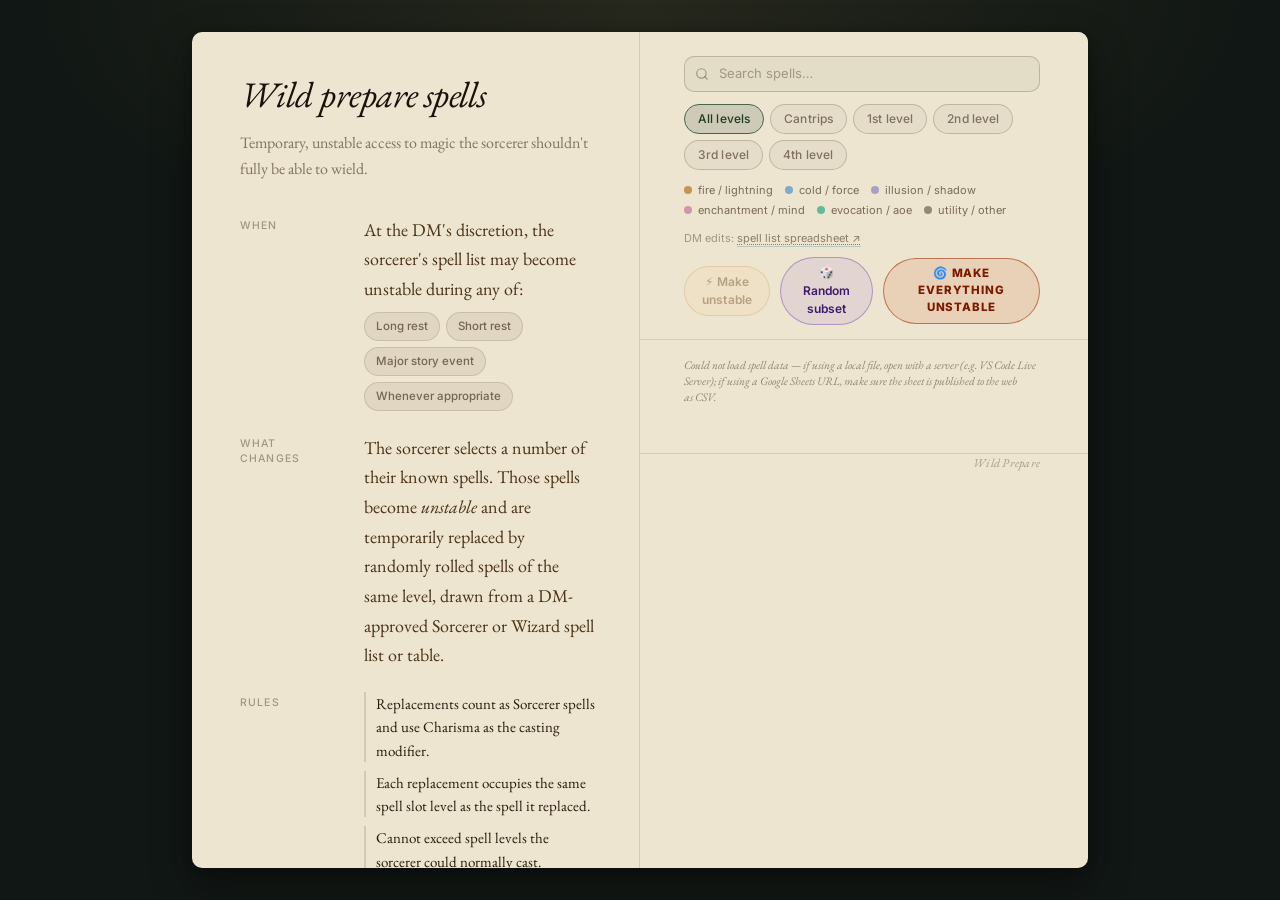
<file: index.html>
<!DOCTYPE html>
<html lang="en">
<head>
  <meta charset="UTF-8">
  <meta name="viewport" content="width=device-width, initial-scale=1.0">
  <title>Wild Prepare — Spells</title>
  <link rel="stylesheet" href="colors_and_type.css">
  <style>
    /* ── Override dark-mode tokens for parchment surface ── */
    :root { --fg-2: #4a3318; }

    /* ── Shell & page surface ── */
    html, body { height: 100%; }

    body {
      display: flex;
      justify-content: center;
      align-items: center;
      padding: 32px 24px;
      box-sizing: border-box;
      overflow: hidden;
      background:
        radial-gradient(ellipse 80% 50% at 50% 0%, color-mix(in oklab, var(--wax-1) 11%, transparent), transparent 60%),
        var(--bg);
    }

    .journal-page {
      display: grid;
      grid-template-columns: 1fr 1fr;
      width: 70vw;
      height: calc(100vh - 64px);
      overflow: hidden;
      background: #ede5d0;
      border-radius: 10px;
      box-shadow:
        0 2px 8px rgba(0,0,0,0.28),
        0 16px 40px rgba(0,0,0,0.35);
    }

    /* ── Page header ── */
    .page-eyebrow {
      font-family: var(--font-sans);
      font-size: 11px;
      font-weight: 500;
      letter-spacing: 0.14em;
      text-transform: uppercase;
      color: rgba(60, 40, 22, 0.52);
      margin-bottom: 10px;
    }

    .page-title {
      font-family: var(--font-serif);
      font-weight: 400;
      font-style: italic;
      font-size: 36px;
      line-height: 1.05;
      letter-spacing: -0.015em;
      color: #1a120a;
      margin: 0 0 6px;
    }

    .page-subtitle {
      font-family: var(--font-serif);
      font-size: 16px;
      color: rgba(60, 40, 22, 0.6);
      margin-bottom: 0;
    }

    /* ── Color legend ── */
    .color-legend {
      display: flex;
      flex-wrap: wrap;
      gap: 4px 12px;
      margin-bottom: 0;
    }

    .legend-item {
      display: flex;
      align-items: center;
      gap: 6px;
      font-family: var(--font-sans);
      font-size: 11px;
      color: rgba(60, 40, 22, 0.65);
    }

    .legend-dot {
      width: 8px;
      height: 8px;
      border-radius: 50%;
      flex-shrink: 0;
      opacity: 0.8;
    }

    /* ── Screen-reader only ── */
    .sr-only {
      position: absolute;
      width: 1px; height: 1px;
      padding: 0; margin: -1px;
      overflow: hidden;
      clip: rect(0,0,0,0);
      white-space: nowrap;
      border: 0;
    }

    /* ── Search ── */
    .search-wrap {
      position: relative;
      margin-bottom: 12px;
    }

    .search-wrap svg {
      position: absolute;
      left: 11px;
      top: 50%;
      transform: translateY(-50%);
      color: rgba(60, 40, 22, 0.4);
      pointer-events: none;
    }

    .search-input {
      width: 100%;
      font-family: var(--font-sans);
      font-size: 13px;
      padding: 7px 12px 7px 34px;
      border-radius: var(--r-3);
      border: 1px solid rgba(60, 40, 22, 0.22);
      background: rgba(0, 0, 0, 0.04);
      color: #1a120a;
      outline: none;
      transition: border-color 150ms, box-shadow 150ms;
      box-sizing: border-box;
    }

    .search-input::placeholder { color: rgba(60, 40, 22, 0.38); }

    .search-input:focus {
      border-color: rgba(60, 40, 22, 0.45);
      box-shadow: 0 0 0 3px rgba(60, 40, 22, 0.08);
    }

    /* Highlight matched text */
    mark {
      background: rgba(216, 180, 106, 0.45);
      color: inherit;
      border-radius: 2px;
      padding: 0 1px;
    }

    .no-results {
      font-family: var(--font-serif);
      font-style: italic;
      font-size: 14px;
      color: rgba(60, 40, 22, 0.45);
      padding: 18px 0 6px;
    }

    /* ── Filter bar ── */
    .filter-bar {
      display: flex;
      gap: 6px;
      flex-wrap: wrap;
      border: 0;
      padding: 0;
      margin: 0 0 12px;
    }

    .filter-btn {
      font-family: var(--font-sans);
      font-size: 12px;
      font-weight: 500;
      padding: 5px 13px;
      border-radius: var(--r-pill);
      border: 1px solid rgba(60, 40, 22, 0.22);
      background: rgba(0, 0, 0, 0.03);
      color: rgba(60, 40, 22, 0.6);
      cursor: pointer;
      transition: background 200ms var(--ease-out), color 200ms var(--ease-out), border-color 200ms var(--ease-out);
      letter-spacing: 0.01em;
    }

    .filter-btn:hover {
      background: rgba(60, 40, 22, 0.07);
      color: rgba(60, 40, 22, 0.85);
      border-color: rgba(60, 40, 22, 0.35);
    }

    .filter-btn.active {
      background: color-mix(in oklab, var(--moss-3) 20%, transparent);
      color: #1f3a24;
      border-color: var(--moss-3);
    }

    .filter-btn:active { transform: scale(0.985); }

    /* ── Section (level) ── */
    .section-wrap { margin-bottom: 0; }
    .section-wrap + .section-wrap { margin-top: 6px; }

    .level-header {
      font-family: var(--font-sans);
      font-size: 10.5px;
      font-weight: 500;
      letter-spacing: 0.13em;
      text-transform: uppercase;
      color: rgba(60, 40, 22, 0.50);
      padding: 18px 0 8px;
      border-bottom: 0.5px solid rgba(60, 40, 22, 0.18);
      margin-bottom: 0;
    }

    /* ── Table ── */
    table {
      width: 100%;
      border-collapse: collapse;
      table-layout: fixed;
    }

    thead th {
      font-family: var(--font-sans);
      font-size: 10.5px;
      font-weight: 500;
      text-transform: uppercase;
      letter-spacing: 0.09em;
      color: rgba(60, 40, 22, 0.45);
      padding: 8px 8px;
      border-bottom: 0.5px solid rgba(60, 40, 22, 0.18);
      text-align: left;
    }

    th.col-orig { width: 26%; }
    th.col-alts { width: 74%; }

    tr:not(:last-child) td {
      border-bottom: 0.5px solid rgba(60, 40, 22, 0.12);
    }

    td {
      padding: 10px 8px;
      vertical-align: middle;
    }

    /* ── Spell name & badges ── */
    .spell-name {
      font-family: var(--font-serif);
      font-size: 15px;
      font-weight: 500;
      color: #1a120a;
      line-height: 1.3;
    }

    .spell-badge {
      display: inline-block;
      font-family: var(--font-sans);
      font-size: 9.5px;
      font-weight: 600;
      padding: 1px 5px;
      border-radius: 3px;
      margin-left: 5px;
      vertical-align: middle;
      letter-spacing: 0.05em;
    }

    .badge-p { background: rgba(216,180,106,0.28); color: #5a4520; border: 0.5px solid rgba(216,180,106,0.6); }
    .badge-r { background: rgba(107,138,115,0.20); color: #2c4a32; border: 0.5px solid rgba(107,138,115,0.45); }
    .badge-dup { background: rgba(60,40,22,0.10); color: rgba(60,40,22,0.60); font-size: 9px; border: 0.5px solid rgba(60,40,22,0.22); }

    /* ── Alt spell pills ── */
    .alts {
      display: flex;
      flex-wrap: wrap;
      gap: 5px;
    }

    .alt-pill {
      display: inline-flex;
      align-items: center;
      gap: 4px;
      font-family: var(--font-sans);
      font-size: 11.5px;
      padding: 3px 9px;
      border-radius: var(--r-pill);
      border: 0.5px solid rgba(60, 40, 22, 0.22);
      color: rgba(60, 40, 22, 0.68);
      background: rgba(0, 0, 0, 0.04);
      white-space: nowrap;
      transition: background 150ms var(--ease-out);
    }

    .alt-pill:hover { background: rgba(0, 0, 0, 0.08); }

    /* Theme tints — adjusted for warm parchment */
    .alt-pill.theme-fire   { border-color: rgba(191,128,50,0.55); color: #633806; background: rgba(250,214,160,0.42); }
    .alt-pill.theme-ice    { border-color: rgba(100,155,200,0.55); color: #0e3a62; background: rgba(200,225,248,0.40); }
    .alt-pill.theme-shadow { border-color: rgba(150,145,195,0.50); color: #38307a; background: rgba(210,208,245,0.38); }
    .alt-pill.theme-mind   { border-color: rgba(200,130,165,0.50); color: #6a1f3a; background: rgba(245,210,225,0.40); }
    .alt-pill.theme-aoe    { border-color: rgba(70,175,140,0.50); color: #084534; background: rgba(195,238,220,0.42); }
    .alt-pill.theme-utility{ border-color: rgba(130,115,90,0.40); color: rgba(60,40,22,0.70); background: rgba(60,40,22,0.06); }

    /* ── Prob hover label (overlays pills on bar hover, no layout shift) ── */
    .alts-hover-wrap {
      position: relative;
    }
    .prob-hover-label {
      display: none;
      position: absolute;
      inset: 0;
      flex-wrap: wrap;
      gap: 5px;
      background: #ede5d0;
      align-content: flex-start;
    }

    /* ── d100 probability bar ── */
    .prob-bar-wrap { margin-top: 6px; }
    .prob-bar {
      display: flex;
      height: 22px;
      border-radius: var(--r-pill);
      overflow: hidden;
      gap: 1px;
    }
    .prob-seg {
      flex-basis: 0;
      height: 100%;
      opacity: 0.72;
      cursor: default;
      transition: opacity 120ms var(--ease-out);
      display: flex;
      align-items: center;
      padding: 0 6px;
      overflow: hidden;
      font-family: var(--font-sans);
      font-size: 9.5px;
      font-weight: 500;
      letter-spacing: 0.01em;
      white-space: nowrap;
      color: rgba(255,255,255,0.88);
    }
    .prob-seg:first-child { border-radius: var(--r-pill) 0 0 var(--r-pill); }
    .prob-seg:last-child  { border-radius: 0 var(--r-pill) var(--r-pill) 0; }
    .prob-bar:hover .prob-seg { opacity: 0.35; }
    .prob-bar:hover .prob-seg:hover { opacity: 1; }
    .prob-seg.theme-fire    { background: rgba(191,128,50,0.85); }
    .prob-seg.theme-ice     { background: rgba(100,155,200,0.85); }
    .prob-seg.theme-shadow  { background: rgba(150,145,195,0.85); }
    .prob-seg.theme-mind    { background: rgba(200,130,165,0.85); }
    .prob-seg.theme-aoe     { background: rgba(70,175,140,0.85); }
    .prob-seg.theme-utility { background: rgba(130,115,90,0.70); }

    /* ── Row note ── */
    .note {
      font-family: var(--font-serif);
      font-style: italic;
      font-size: 11.5px;
      color: rgba(60, 40, 22, 0.50);
      margin-top: 5px;
      line-height: 1.4;
    }

    /* ── Page folio ── */
    .folio {
      text-align: right;
      font-family: var(--font-serif);
      font-style: italic;
      font-size: 12px;
      color: rgba(60, 40, 22, 0.38);
      letter-spacing: 0.02em;
      margin-top: 36px;
      padding-top: 12px;
      border-top: 0.5px solid rgba(60, 40, 22, 0.14);
    }

    /* ── Two-column spellbook layout ── */
    .mechanic-section {
      padding: 44px 44px 44px 48px;
      border-right: 1px solid rgba(60, 40, 22, 0.14);
      overflow-y: auto;
      overscroll-behavior: contain;
      scrollbar-width: thin;
      scrollbar-color: rgba(60, 40, 22, 0.2) transparent;
    }

    .spells-section {
      padding: 0 0 44px;
      overflow-y: auto;
      overscroll-behavior: contain;
      scrollbar-width: thin;
      scrollbar-color: rgba(60, 40, 22, 0.2) transparent;
    }

    .controls-bar {
      position: sticky;
      top: 0;
      z-index: 2;
      background: #ede5d0;
      padding: 24px 48px 14px 44px;
      border-bottom: 1px solid rgba(60, 40, 22, 0.12);
    }

    /* push table content away from controls */
    #tables-root, .folio { padding: 0 48px 0 44px; }

    /* ── Mechanic description ── */
    .mechanic-grid {
      display: grid;
      grid-template-columns: 96px 1fr;
      gap: 22px 28px;
      margin-top: 32px;
    }

    .mg-label {
      font-family: var(--font-sans);
      font-size: 10.5px;
      font-weight: 500;
      letter-spacing: 0.11em;
      text-transform: uppercase;
      color: rgba(60, 40, 22, 0.42);
      padding-top: 3px;
    }

    .mg-value {
      font-family: var(--font-serif);
      font-size: 15px;
      color: #2a1a0e;
      line-height: 1.65;
    }

    .mg-value p { margin: 0; }
    .mg-value p + p { margin-top: 6px; }

    .trigger-chips {
      display: flex;
      flex-wrap: wrap;
      gap: 6px;
      margin-top: 8px;
    }

    .trigger-chip {
      font-family: var(--font-sans);
      font-size: 11.5px;
      font-weight: 500;
      padding: 4px 11px;
      border-radius: var(--r-pill);
      background: rgba(60, 40, 22, 0.07);
      color: rgba(60, 40, 22, 0.65);
      border: 1px solid rgba(60, 40, 22, 0.14);
    }

    .rules-list {
      list-style: none;
      padding: 0;
      margin: 0;
      display: flex;
      flex-direction: column;
      gap: 9px;
    }

    .rules-list li {
      font-family: var(--font-serif);
      font-size: 15px;
      color: #2a1a0e;
      line-height: 1.55;
      padding-left: 10px;
      border-left: 2px solid rgba(60, 40, 22, 0.15);
    }

    .mechanic-intent {
      margin: 30px 0 0;
      padding: 14px 18px;
      background: rgba(60, 40, 22, 0.05);
      border-left: 2px solid rgba(107, 138, 115, 0.55);
      border-radius: 0 6px 6px 0;
      font-family: var(--font-serif);
      font-style: italic;
      font-size: 14px;
      color: rgba(60, 40, 22, 0.6);
      line-height: 1.65;
    }

    /* ── Settle entrance ── */
    .journal-page { animation: settle 480ms var(--ease-settle) both; }

    /* ── Responsive ── */
    @media (max-width: 760px) {
      html, body { height: auto; overflow: auto; }
      body { align-items: flex-start; padding: 16px 12px 48px; }
      .journal-page {
        grid-template-columns: 1fr;
        width: 100%;
        height: auto;
        overflow: visible;
      }
      .mechanic-section {
        border-right: none;
        border-bottom: 1px solid rgba(60, 40, 22, 0.14);
        padding: 32px 24px;
        overflow: visible;
      }
      .spells-section { padding: 0 0 36px; overflow: visible; }
      .controls-bar { position: static; padding: 24px 24px 14px; }
      #tables-root, .folio { padding: 0 24px; }
      .page-title { font-size: 28px; }
      .mechanic-grid { grid-template-columns: 1fr; gap: 16px; }
      .mg-label { padding-top: 0; }
    }

    /* ── Loader ── */
    .loader {
      display: flex;
      align-items: center;
      gap: 10px;
      padding: 20px 0;
      font-family: var(--font-sans);
      font-size: 12px;
      letter-spacing: 0.06em;
      text-transform: uppercase;
      color: rgba(60, 40, 22, 0.4);
    }

    .loader-ring {
      width: 16px;
      height: 16px;
      border: 2px solid rgba(60, 40, 22, 0.15);
      border-top-color: rgba(60, 40, 22, 0.45);
      border-radius: 50%;
      animation: spin 0.7s linear infinite;
      flex-shrink: 0;
    }

    @keyframes spin { to { transform: rotate(360deg); } }

    /* ── DM note ── */
    .dm-note {
      margin: 10px 0 0;
      font-family: var(--font-sans);
      font-size: 11px;
      color: rgba(60, 40, 22, 0.42);
    }

    .dm-note a {
      color: rgba(60, 40, 22, 0.55);
      text-decoration: underline;
      text-decoration-style: dotted;
      text-underline-offset: 2px;
    }

    .dm-note a:hover { color: rgba(60, 40, 22, 0.85); text-decoration-style: solid; }

    /* ── Unstable feature ── */
    .unstable-bar {
      display: flex;
      align-items: center;
      gap: 10px;
      margin-top: 10px;
    }

    .btn-make-unstable {
      font-family: var(--font-sans);
      font-size: 12px;
      font-weight: 600;
      padding: 6px 14px;
      border-radius: var(--r-pill);
      border: 1px solid rgba(191, 128, 50, 0.65);
      background: rgba(250, 214, 160, 0.5);
      color: #5a3600;
      cursor: pointer;
      letter-spacing: 0.01em;
      transition: background 150ms var(--ease-out), opacity 150ms;
    }

    .btn-make-unstable:hover:not(:disabled) {
      background: rgba(250, 214, 160, 0.75);
    }

    .btn-make-unstable:active:not(:disabled) { transform: scale(0.985); }

    .btn-make-unstable.is-casting {
      animation: chaos-shake 600ms var(--ease-out);
    }

    .btn-make-unstable:disabled {
      opacity: 0.38;
      cursor: default;
    }

    .btn-subset-unstable {
      font-family: var(--font-sans);
      font-size: 12px;
      font-weight: 600;
      padding: 6px 14px;
      border-radius: var(--r-pill);
      border: 1px solid rgba(120, 80, 180, 0.5);
      background: rgba(150, 100, 220, 0.12);
      color: #3d1a6e;
      cursor: pointer;
      letter-spacing: 0.01em;
      transition: background 150ms var(--ease-out);
    }

    .btn-subset-unstable:hover {
      background: rgba(150, 100, 220, 0.22);
    }

    .btn-subset-unstable:active { transform: scale(0.985); }

    .btn-subset-unstable.is-casting {
      animation: chaos-shake 600ms var(--ease-out);
    }

    .btn-really-unstable {
      font-family: var(--font-sans);
      font-size: 11.5px;
      font-weight: 800;
      letter-spacing: 0.07em;
      text-transform: uppercase;
      padding: 6px 14px;
      border-radius: var(--r-pill);
      border: 1px solid rgba(160, 50, 10, 0.6);
      background: rgba(210, 80, 20, 0.13);
      color: #7a1a00;
      cursor: pointer;
      transition: background 150ms var(--ease-out);
    }

    .btn-really-unstable:hover {
      background: rgba(210, 80, 20, 0.24);
    }

    .btn-really-unstable:active { transform: scale(0.985); }

    .btn-really-unstable.is-casting {
      animation: chaos-shake 600ms var(--ease-out);
    }

    .btn-reset-all {
      font-family: var(--font-sans);
      font-size: 11.5px;
      padding: 5px 12px;
      border-radius: var(--r-pill);
      border: 1px solid rgba(60, 40, 22, 0.2);
      background: transparent;
      color: rgba(60, 40, 22, 0.55);
      cursor: pointer;
      transition: color 150ms, border-color 150ms;
    }

    .btn-reset-all:hover {
      color: rgba(60, 40, 22, 0.85);
      border-color: rgba(60, 40, 22, 0.4);
    }

    /* Checkbox column */
    th.col-check { width: 3%; }

    /* Spell name row wrapper (checkbox + name) */
    .spell-name-row {
      display: flex;
      align-items: flex-start;
      gap: 8px;
    }

    /* Parchment-style checkbox */
    .spell-select {
      margin-top: 3px;
      flex-shrink: 0;
      width: 13px;
      height: 13px;
      accent-color: #bf8032;
      cursor: pointer;
    }

    .spell-select:disabled { opacity: 0.3; cursor: default; }

    /* Row tint when unstable */
    .row--unstable td { background: rgba(216, 180, 106, 0.09); }
    .row--flash td { animation: unstable-flash 1400ms var(--ease-out) calc(var(--stagger-i, 0) * 100ms) both; }

    /* Original spell name when overridden */
    .spell-name.is-unstable {
      text-decoration: line-through;
      opacity: 0.42;
    }
    .row--flash .spell-name.is-unstable {
      animation: name-fade 500ms var(--ease-out) calc(var(--stagger-i, 0) * 100ms) both;
    }

    /* Replacement display */
    .unstable-slot {
      display: flex;
      align-items: center;
      gap: 6px;
      margin-top: 6px;
    }
    .row--flash .unstable-slot {
      animation: slot-in 520ms var(--ease-settle) calc(var(--stagger-i, 0) * 100ms + 120ms) both;
    }

    .unstable-arrow {
      font-family: var(--font-serif);
      font-size: 14px;
      color: rgba(175, 130, 30, 0.65);
      flex-shrink: 0;
    }

    .replacement-pill {
      font-family: var(--font-sans);
      font-size: 12.5px;
      font-weight: 600;
      padding: 3px 10px;
      border-radius: var(--r-pill);
      border: 1px solid rgba(191, 128, 50, 0.6);
      background: rgba(250, 214, 160, 0.5);
      color: #5a3600;
      white-space: nowrap;
    }

    /* Theme overrides for replacement pill (inherits theme color context) */
    .replacement-pill.theme-ice    { border-color: rgba(100,155,200,0.55); color: #0e3a62; background: rgba(200,225,248,0.50); }
    .replacement-pill.theme-shadow { border-color: rgba(150,145,195,0.50); color: #38307a; background: rgba(210,208,245,0.48); }
    .replacement-pill.theme-mind   { border-color: rgba(200,130,165,0.50); color: #6a1f3a; background: rgba(245,210,225,0.50); }
    .replacement-pill.theme-aoe    { border-color: rgba(70,175,140,0.50);  color: #084534; background: rgba(195,238,220,0.52); }
    .replacement-pill.theme-utility{ border-color: rgba(130,115,90,0.45);  color: rgba(60,40,22,0.75); background: rgba(60,40,22,0.09); }

    /* ── d100 roll badge ── */
    .roll-badge {
      font-family: var(--font-mono);
      font-size: 10px;
      font-weight: 500;
      padding: 1px 6px;
      border-radius: var(--r-pill);
      background: rgba(60,40,22,0.07);
      border: 0.5px solid rgba(60,40,22,0.20);
      color: rgba(60,40,22,0.55);
      letter-spacing: 0.04em;
      white-space: nowrap;
    }

    /* Per-row reset button */
    .btn-reset-spell {
      font-family: var(--font-serif);
      font-size: 13px;
      line-height: 1;
      padding: 0 4px;
      border: none;
      background: none;
      color: rgba(60, 40, 22, 0.35);
      cursor: pointer;
      transition: color 120ms;
    }

    .btn-reset-spell:hover { color: rgba(60, 40, 22, 0.75); }

    @keyframes chaos-shake {
      0%   { transform: none; }
      15%  { transform: translateX(-4px) rotate(-1.5deg); }
      30%  { transform: translateX(4px)  rotate( 1.5deg); }
      45%  { transform: translateX(-3px) rotate(-1deg); }
      60%  { transform: translateX( 3px) rotate( 0.8deg); }
      75%  { transform: translateX(-2px) rotate(-0.4deg); }
      90%  { transform: translateX( 1px) rotate( 0.2deg); }
      100% { transform: none; }
    }

    @keyframes unstable-flash {
      0%   { background: rgba(216, 180, 106, 0.55); }
      100% { background: rgba(216, 180, 106, 0.09); }
    }

    @keyframes slot-in {
      from { opacity: 0; transform: translateY(-7px); }
      to   { opacity: 1; transform: translateY(0); }
    }

    @keyframes name-fade {
      from { opacity: 1; }
      to   { opacity: 0.42; }
    }
  </style>
</head>
<body>

<main class="journal-page" role="main">

  <!-- ── Section 1: Mechanic description ── -->
  <section class="mechanic-section" aria-labelledby="mechanic-title">

    <h1 class="page-title" id="mechanic-title">Wild prepare spells</h1>
    <p class="page-subtitle">Temporary, unstable access to magic the sorcerer shouldn't fully be able to wield.</p>

    <div class="mechanic-grid">

      <div class="mg-label">When</div>
      <div class="mg-value">
        <p>At the DM's discretion, the sorcerer's spell list may become unstable during any of:</p>
        <div class="trigger-chips">
          <span class="trigger-chip">Long rest</span>
          <span class="trigger-chip">Short rest</span>
          <span class="trigger-chip">Major story event</span>
          <span class="trigger-chip">Whenever appropriate</span>
        </div>
      </div>

      <div class="mg-label">What changes</div>
      <div class="mg-value">
        <p>The sorcerer selects a number of their known spells. Those spells become <em>unstable</em> and are temporarily replaced by randomly rolled spells of the same level, drawn from a DM-approved Sorcerer or Wizard spell list or table.</p>
      </div>

      <div class="mg-label">Rules</div>
      <div class="mg-value">
        <ul class="rules-list">
          <li>Replacements count as Sorcerer spells and use Charisma as the casting modifier.</li>
          <li>Each replacement occupies the same spell slot level as the spell it replaced.</li>
          <li>Cannot exceed spell levels the sorcerer could normally cast.</li>
          <li>Temporary — may change again after future rests or magical events.</li>
        </ul>
      </div>

    </div>

    <blockquote class="mechanic-intent">
      The intent is not controlled optimization, but unstable access to magic the sorcerer should not fully be able to wield.
    </blockquote>

  </section>

  <!-- ── Section 2: Spell reference table ── -->
  <section class="spells-section" aria-labelledby="spells-title">

    <h2 class="sr-only" id="spells-title">Known spells — wild replacement options</h2>

    <div class="controls-bar">
      <div class="search-wrap">
        <svg width="14" height="14" viewBox="0 0 24 24" fill="none" stroke="currentColor" stroke-width="2" stroke-linecap="round" stroke-linejoin="round" aria-hidden="true"><circle cx="11" cy="11" r="8"/><line x1="21" y1="21" x2="16.65" y2="16.65"/></svg>
        <input class="search-input" id="searchInput" type="search" placeholder="Search spells…" autocomplete="off" spellcheck="false">
      </div>

      <fieldset class="filter-bar" id="filterBar">
        <legend class="sr-only">Filter by spell level</legend>
        <button class="filter-btn active" data-level="all">All levels</button>
        <button class="filter-btn" data-level="cantrip">Cantrips</button>
        <button class="filter-btn" data-level="1">1st level</button>
        <button class="filter-btn" data-level="2">2nd level</button>
        <button class="filter-btn" data-level="3">3rd level</button>
        <button class="filter-btn" data-level="4">4th level</button>
      </fieldset>

      <div class="color-legend" aria-label="Spell school colour key">
        <div class="legend-item"><div class="legend-dot" style="background:#bf8032"></div>fire / lightning</div>
        <div class="legend-item"><div class="legend-dot" style="background:#649bc8"></div>cold / force</div>
        <div class="legend-item"><div class="legend-dot" style="background:#9691c3"></div>illusion / shadow</div>
        <div class="legend-item"><div class="legend-dot" style="background:#c882a5"></div>enchantment / mind</div>
        <div class="legend-item"><div class="legend-dot" style="background:#46af8c"></div>evocation / aoe</div>
        <div class="legend-item"><div class="legend-dot" style="background:#82735a"></div>utility / other</div>
      </div>

      <p class="dm-note">
        DM edits: <a href="https://docs.google.com/spreadsheets/d/10utMfP_t3T11Hq3x0ftySwmi1loywdVH-_nVUEkz2_s/edit?gid=1541159395#gid=1541159395" target="_blank" rel="noopener">spell list spreadsheet ↗</a>
      </p>

      <div class="unstable-bar">
        <button class="btn-make-unstable" id="makeUnstableBtn" disabled>⚡ Make unstable</button>
        <button class="btn-subset-unstable" id="subsetUnstableBtn">🎲 Random subset</button>
        <button class="btn-really-unstable" id="reallyUnstableBtn">🌀 MAKE EVERYTHING UNSTABLE</button>
        <button class="btn-reset-all" id="resetAllBtn" style="display:none">Reset all</button>
      </div>
    </div>

    <div id="tables-root"></div>

    <div class="folio" aria-hidden="true">Wild Prepare</div>

  </section><!-- /spells-section -->
</main>

<script>
  // To load from Google Sheets: File → Share → Publish to web → CSV, then paste the URL here.
  const DATA_URL = 'https://docs.google.com/spreadsheets/d/e/2PACX-1vSNYftCQ3OfaxcQYHlSwjl1Jnk425z3dG3zm5XgRArTybVK-Wp7yg12rryuE3JKQtMmMcV2fW04Nnmq/pub?gid=1541159395&single=true&output=csv'; // or a Google Sheets "publish to web" CSV URL

  // ── CSV parser (handles quoted fields) ──────────────────────────────────────
  function parseCSV(text) {
    const rows = [];
    for (const raw of text.trim().split('\n')) {
      const line = raw.trim();
      if (!line) continue;
      const fields = [];
      let cur = '', inQuote = false;
      for (let i = 0; i < line.length; i++) {
        const ch = line[i];
        if (ch === '"') {
          if (inQuote && line[i + 1] === '"') { cur += '"'; i++; }
          else inQuote = !inQuote;
        } else if (ch === ',' && !inQuote) {
          fields.push(cur); cur = '';
        } else {
          cur += ch;
        }
      }
      fields.push(cur);
      rows.push(fields);
    }
    return rows;
  }

  // ── Badge config ─────────────────────────────────────────────────────────────
  const BADGES = {
    P:  { cls: 'badge-p', label: 'P' },
    R:  { cls: 'badge-r', label: 'R' },
    x2: { cls: 'badge-dup', label: '×2' },
    HB: { cls: 'badge-dup', label: 'HB',
          style: 'background:rgba(70,175,140,0.20);color:#084534;border-color:rgba(70,175,140,0.45)' },
  };

  const LEVEL_LABELS = {
    cantrip: 'Cantrips',
    '1': '1st Level', '2': '2nd Level',
    '3': '3rd Level', '4': '4th Level',
  };

  // ── Rendering ────────────────────────────────────────────────────────────────
  function buildNameCell(spell, badges, query) {
    const div = document.createElement('div');
    div.className = 'spell-name';
    div.appendChild(highlight(spell, query));
    for (const key of badges) {
      const cfg = BADGES[key];
      if (!cfg) continue;
      const span = document.createElement('span');
      span.className = 'spell-badge ' + cfg.cls;
      if (cfg.style) span.setAttribute('style', cfg.style);
      span.textContent = cfg.label;
      div.appendChild(span);
    }
    return div;
  }

  function highlight(text, query) {
    if (!query) return document.createTextNode(text);
    const idx = text.toLowerCase().indexOf(query);
    if (idx === -1) return document.createTextNode(text);
    const frag = document.createDocumentFragment();
    frag.appendChild(document.createTextNode(text.slice(0, idx)));
    const mark = document.createElement('mark');
    mark.textContent = text.slice(idx, idx + query.length);
    frag.appendChild(mark);
    frag.appendChild(document.createTextNode(text.slice(idx + query.length)));
    return frag;
  }

  function buildAltsCell(alts, note, query) {
    const td = document.createElement('td');
    const wrap = document.createElement('div');
    wrap.className = 'alts';
    for (const alt of alts) {
      const [theme, ...rest] = alt.split(':');
      const name = rest.join(':');
      if (!name) continue;
      const span = document.createElement('span');
      span.className = 'alt-pill theme-' + theme;
      span.appendChild(highlight(name, query));
      wrap.appendChild(span);
    }
    const hoverLabel = document.createElement('div');
    hoverLabel.className = 'prob-hover-label';
    const pillsWrap = document.createElement('div');
    pillsWrap.className = 'alts-hover-wrap';
    pillsWrap.appendChild(wrap);
    pillsWrap.appendChild(hoverLabel);
    td.appendChild(pillsWrap);
    if (alts.length > 0) {
      const barWrap = document.createElement('div');
      barWrap.className = 'prob-bar-wrap';
      const bar = document.createElement('div');
      bar.className = 'prob-bar';
      const bands = computeBands(alts.length);
      for (let i = 0; i < alts.length; i++) {
        const [theme] = alts[i].split(':');
        const name = alts[i].split(':').slice(1).join(':');
        if (!name) continue;
        const { lo, hi } = bands[i];
        const seg = document.createElement('div');
        seg.className = 'prob-seg theme-' + theme;
        seg.style.flexGrow = String(hi - lo + 1);
        seg.textContent = name;
        seg.addEventListener('mouseenter', () => {
          hoverLabel.innerHTML = '';
          const pill = document.createElement('span');
          pill.className = 'alt-pill theme-' + theme;
          pill.textContent = name + ' · ' + lo + '–' + hi;
          hoverLabel.appendChild(pill);
          hoverLabel.style.display = 'flex';
        });
        bar.appendChild(seg);
      }
      bar.addEventListener('mouseleave', () => {
        hoverLabel.style.display = 'none';
      });
      barWrap.appendChild(bar);
      td.appendChild(barWrap);
    }
    if (note) {
      const p = document.createElement('div');
      p.className = 'note';
      p.textContent = note;
      td.appendChild(p);
    }
    return td;
  }

  // spells data kept in module scope so re-renders can highlight
  let allSpells = [];
  let selectedSpells = new Set();  // spell names currently checked
  let unstableMap   = new Map();   // spell name → { replacement, theme }
  let newlyUnstable = new Set();   // cleared after each render cycle

  function computeWeights(N) {
    const WORST = 10, BEST = 11, MIDDLE = 79;
    if (N === 1) return [100];
    if (N === 2) return [WORST, WORST + MIDDLE + BEST];
    const mc = N - 2;
    const denom = mc * (mc + 1) / 2;
    const midWidths = [];
    for (let i = 1; i < N - 1; i++) {
      midWidths.push(Math.floor(((N - 1 - i) / denom) * MIDDLE));
    }
    const midSum = midWidths.reduce((a, b) => a + b, 0);
    midWidths[0] += MIDDLE - midSum;
    return [WORST, ...midWidths, BEST];
  }

  function computeBands(N) {
    const weights = computeWeights(N);
    const bands = []; let cum = 0;
    for (const w of weights) {
      bands.push({ lo: cum + 1, hi: cum + w });
      cum += w;
    }
    return bands;
  }

  function pickReplacement(alts) {
    if (!alts.length) return null;
    const roll = Math.floor(Math.random() * 100) + 1;
    const bands = computeBands(alts.length);
    const idx = bands.findIndex(b => roll >= b.lo && roll <= b.hi);
    const alt = alts[idx >= 0 ? idx : 0];
    const [theme, ...rest] = alt.split(':');
    return { replacement: rest.join(':'), theme, roll };
  }

  function buildSpellCell(spell, query) {
    const td = document.createElement('td');
    const isUnstable = unstableMap.has(spell.spell);
    const info = isUnstable ? unstableMap.get(spell.spell) : null;
    const hasAlts = spell.alts.length > 0;

    // Checkbox
    const checkbox = document.createElement('input');
    checkbox.type = 'checkbox';
    checkbox.className = 'spell-select';
    checkbox.checked = selectedSpells.has(spell.spell);
    checkbox.disabled = !hasAlts && !isUnstable;
    checkbox.setAttribute('aria-label', 'Select ' + spell.spell);
    checkbox.addEventListener('change', () => {
      if (checkbox.checked) selectedSpells.add(spell.spell);
      else selectedSpells.delete(spell.spell);
      updateUnstableBtn();
    });

    // Name row
    const nameRow = document.createElement('div');
    nameRow.className = 'spell-name-row';
    nameRow.appendChild(checkbox);

    const nameDiv = document.createElement('div');
    nameDiv.className = 'spell-name' + (isUnstable ? ' is-unstable' : '');
    nameDiv.appendChild(highlight(spell.spell, query));
    for (const key of spell.badges) {
      const cfg = BADGES[key];
      if (!cfg) continue;
      const span = document.createElement('span');
      span.className = 'spell-badge ' + cfg.cls;
      if (cfg.style) span.setAttribute('style', cfg.style);
      span.textContent = cfg.label;
      nameDiv.appendChild(span);
    }
    nameRow.appendChild(nameDiv);
    td.appendChild(nameRow);

    // Replacement slot
    if (isUnstable && info) {
      const slot = document.createElement('div');
      slot.className = 'unstable-slot';

      const arrow = document.createElement('span');
      arrow.className = 'unstable-arrow';
      arrow.textContent = '↝';
      slot.appendChild(arrow);

      const pill = document.createElement('span');
      pill.className = 'replacement-pill theme-' + info.theme;
      const isNewSpell = newlyUnstable.has(spell.spell);
      if (isNewSpell) {
        pill.dataset.animateSpell = info.replacement;
        pill.textContent = allSpells.length
          ? allSpells[Math.floor(Math.random() * allSpells.length)].spell
          : '???';
      } else {
        pill.textContent = info.replacement;
      }
      slot.appendChild(pill);

      if (info.roll != null) {
        const badge = document.createElement('span');
        badge.className = 'roll-badge';
        const isNew = newlyUnstable.has(spell.spell);
        if (isNew) {
          badge.textContent = 'd??';
          badge.dataset.animateRoll = info.roll;
        } else {
          badge.textContent = 'd' + info.roll;
        }
        badge.title = 'Rolled ' + info.roll + ' on d100';
        slot.appendChild(badge);
      }

      const resetBtn = document.createElement('button');
      resetBtn.className = 'btn-reset-spell';
      resetBtn.textContent = '×';
      resetBtn.setAttribute('aria-label', 'Reset ' + spell.spell);
      resetBtn.addEventListener('click', () => resetSpell(spell.spell));
      slot.appendChild(resetBtn);

      td.appendChild(slot);
    }

    return td;
  }

  function renderSections(spells, query = '') {
    const groups = new Map();
    for (const s of spells) {
      if (!groups.has(s.level)) groups.set(s.level, []);
      groups.get(s.level).push(s);
    }

    const root = document.getElementById('tables-root');
    root.innerHTML = '';

    for (const [level, rows] of groups) {
      const section = document.createElement('div');
      section.className = 'section-wrap';
      section.dataset.level = level;

      const header = document.createElement('div');
      header.className = 'level-header';
      header.textContent = LEVEL_LABELS[level] ?? level;
      section.appendChild(header);

      const table = document.createElement('table');
      const thead = document.createElement('thead');
      thead.innerHTML = '<tr><th class="col-orig">Known spell</th><th class="col-alts">Wild replacements (same level)</th></tr>';
      table.appendChild(thead);

      const tbody = document.createElement('tbody');
      let staggerIdx = 0;
      for (const spell of rows) {
        const searchText = [spell.spell, ...spell.alts.map(a => a.split(':').slice(1).join(':'))].join(' ').toLowerCase();
        const tr = document.createElement('tr');
        if (unstableMap.has(spell.spell)) tr.classList.add('row--unstable');
        if (newlyUnstable.has(spell.spell)) {
          tr.classList.add('row--flash');
          tr.style.setProperty('--stagger-i', staggerIdx++);
        }
        tr.dataset.search = searchText;
        tr.appendChild(buildSpellCell(spell, query));
        tr.appendChild(buildAltsCell(spell.alts, spell.note, query));
        tbody.appendChild(tr);
      }
      table.appendChild(tbody);
      section.appendChild(table);
      root.appendChild(section);
    }
  }

  // ── Unified filter + search ──────────────────────────────────────────────────
  let activeLevel = 'all';

  function applyFilters() {
    const query = document.getElementById('searchInput').value.trim().toLowerCase();

    // Re-render with highlights whenever query changes
    renderSections(allSpells, query);

    let anyVisible = false;
    document.querySelectorAll('.section-wrap').forEach(section => {
      const levelMatch = activeLevel === 'all' || section.dataset.level === activeLevel;
      if (!levelMatch) { section.style.display = 'none'; return; }

      let sectionHasMatch = false;
      section.querySelectorAll('tr[data-search]').forEach(tr => {
        const matches = !query || tr.dataset.search.includes(query);
        tr.style.display = matches ? '' : 'none';
        if (matches) sectionHasMatch = true;
      });

      section.style.display = sectionHasMatch ? '' : 'none';
      if (sectionHasMatch) anyVisible = true;
    });

    // Empty state
    const existing = document.getElementById('no-results');
    if (!anyVisible) {
      if (!existing) {
        const p = document.createElement('p');
        p.id = 'no-results';
        p.className = 'no-results';
        p.textContent = 'No spells match.';
        document.getElementById('tables-root').after(p);
      }
    } else {
      existing?.remove();
    }
  }

  function bindFilter() {
    document.querySelectorAll('.filter-btn').forEach(btn => {
      btn.addEventListener('click', () => {
        document.querySelectorAll('.filter-btn').forEach(b => b.classList.remove('active'));
        btn.classList.add('active');
        activeLevel = btn.dataset.level;
        applyFilters();
      });
    });

    document.getElementById('searchInput').addEventListener('input', applyFilters);
  }

  // ── Unstable persistence ─────────────────────────────────────────────────────
  const STORAGE_KEY = 'wild-prepare-unstable';

  function saveUnstableState() {
    try {
      localStorage.setItem(STORAGE_KEY, JSON.stringify([...unstableMap]));
    } catch (_) {}
  }

  function loadUnstableState() {
    try {
      const raw = localStorage.getItem(STORAGE_KEY);
      if (!raw) return;
      const entries = JSON.parse(raw);
      for (const [name, info] of entries) {
        if (allSpells.some(s => s.spell === name)) {
          if (typeof info.roll === 'undefined') info.roll = null;
          unstableMap.set(name, info);
        }
      }
    } catch (_) {}
  }

  // ── Unstable controls ────────────────────────────────────────────────────────
  function updateUnstableBtn() {
    const btn = document.getElementById('makeUnstableBtn');
    const count = [...selectedSpells].filter(name => {
      const s = allSpells.find(x => x.spell === name);
      return s && s.alts.length > 0;
    }).length;
    btn.disabled = count === 0;
    btn.textContent = count > 0 ? `⚡ Make unstable (${count})` : '⚡ Make unstable';
  }

  function updateResetAllBtn() {
    document.getElementById('resetAllBtn').style.display =
      unstableMap.size > 0 ? '' : 'none';
  }

  function animateUnstableSlot(badge, pill, finalRoll, finalSpell, startDelay) {
    setTimeout(() => {
      let frame = 0;
      const FRAMES = 22;
      const tick = () => {
        if (frame < FRAMES) {
          badge.textContent = 'd' + (Math.floor(Math.random() * 100) + 1);
          if (allSpells.length) {
            pill.textContent = allSpells[Math.floor(Math.random() * allSpells.length)].spell;
          }
          frame++;
          setTimeout(tick, 30 + (frame / FRAMES) * 130);
        } else {
          badge.textContent = 'd' + finalRoll;
          pill.textContent = finalSpell;
        }
      };
      tick();
    }, startDelay);
  }

  function makeSubsetUnstable() {
    const eligible = allSpells.filter(s => s.alts.length > 0);
    if (!eligible.length) return;

    const count = Math.floor(Math.random() * eligible.length) + 1;
    const pool = [...eligible];
    for (let i = pool.length - 1; i > 0; i--) {
      const j = Math.floor(Math.random() * (i + 1));
      [pool[i], pool[j]] = [pool[j], pool[i]];
    }

    newlyUnstable.clear();
    for (const spell of pool.slice(0, count)) {
      newlyUnstable.add(spell.spell);
      unstableMap.set(spell.spell, pickReplacement(spell.alts));
    }

    const btn = document.getElementById('subsetUnstableBtn');
    btn.classList.add('is-casting');
    btn.addEventListener('animationend', () => btn.classList.remove('is-casting'), { once: true });

    selectedSpells.clear();
    saveUnstableState();
    applyFilters();
    updateUnstableBtn();
    updateResetAllBtn();

    requestAnimationFrame(() => {
      document.querySelectorAll('.roll-badge[data-animate-roll]').forEach((badge, i) => {
        const finalRoll = parseInt(badge.dataset.animateRoll, 10);
        const pill = badge.closest('.unstable-slot').querySelector('.replacement-pill');
        const finalSpell = pill.dataset.animateSpell;
        animateUnstableSlot(badge, pill, finalRoll, finalSpell, i * 200);
      });
      newlyUnstable.clear();
    });
  }

  function makeReallyUnstable() {
    newlyUnstable.clear();
    for (const spell of allSpells) {
      if (!spell.alts.length) continue;
      newlyUnstable.add(spell.spell);
      unstableMap.set(spell.spell, pickReplacement(spell.alts));
    }

    const btn = document.getElementById('reallyUnstableBtn');
    btn.classList.add('is-casting');
    btn.addEventListener('animationend', () => btn.classList.remove('is-casting'), { once: true });

    selectedSpells.clear();
    saveUnstableState();
    applyFilters();
    updateUnstableBtn();
    updateResetAllBtn();

    requestAnimationFrame(() => {
      document.querySelectorAll('.roll-badge[data-animate-roll]').forEach((badge, i) => {
        const finalRoll = parseInt(badge.dataset.animateRoll, 10);
        const pill = badge.closest('.unstable-slot').querySelector('.replacement-pill');
        const finalSpell = pill.dataset.animateSpell;
        animateUnstableSlot(badge, pill, finalRoll, finalSpell, i * 200);
      });
      newlyUnstable.clear();
    });
  }

  function makeUnstable() {
    newlyUnstable.clear();
    for (const name of selectedSpells) {
      const spell = allSpells.find(s => s.spell === name);
      if (!spell || !spell.alts.length) continue;
      newlyUnstable.add(name);
      unstableMap.set(name, pickReplacement(spell.alts));
    }

    const btn = document.getElementById('makeUnstableBtn');
    btn.classList.add('is-casting');
    btn.addEventListener('animationend', () => btn.classList.remove('is-casting'), { once: true });

    selectedSpells.clear();
    saveUnstableState();
    applyFilters();
    updateUnstableBtn();
    updateResetAllBtn();

    requestAnimationFrame(() => {
      document.querySelectorAll('.roll-badge[data-animate-roll]').forEach((badge, i) => {
        const finalRoll = parseInt(badge.dataset.animateRoll, 10);
        const pill = badge.closest('.unstable-slot').querySelector('.replacement-pill');
        const finalSpell = pill.dataset.animateSpell;
        animateUnstableSlot(badge, pill, finalRoll, finalSpell, i * 200);
      });
      newlyUnstable.clear();
    });
  }

  function resetSpell(name) {
    unstableMap.delete(name);
    selectedSpells.delete(name);
    saveUnstableState();
    applyFilters();
    updateUnstableBtn();
    updateResetAllBtn();
  }

  function bindUnstableControls() {
    document.getElementById('makeUnstableBtn').addEventListener('click', makeUnstable);
    document.getElementById('subsetUnstableBtn').addEventListener('click', makeSubsetUnstable);
    document.getElementById('reallyUnstableBtn').addEventListener('click', makeReallyUnstable);
    document.getElementById('resetAllBtn').addEventListener('click', () => {
      unstableMap.clear();
      selectedSpells.clear();
      saveUnstableState();
      applyFilters();
      updateUnstableBtn();
      updateResetAllBtn();
    });
  }

  // ── Load ─────────────────────────────────────────────────────────────────────
  document.getElementById('tables-root').innerHTML =
    '<div class="loader"><div class="loader-ring"></div>Loading spells…</div>';

  fetch(DATA_URL)
    .then(r => {
      if (!r.ok) throw new Error(r.status);
      return r.text();
    })
    .then(text => {
      const [, ...dataRows] = parseCSV(text); // skip header row
      const spells = dataRows.map(([level, spell, badgeStr, altsStr, note]) => ({
        level: level.trim(),
        spell: spell.trim(),
        badges: badgeStr.trim() ? badgeStr.trim().split(/\s+/) : [],
        alts: altsStr.trim() ? altsStr.trim().split('|') : [],
        note: note?.trim() ?? '',
      }));
      allSpells = spells;
      loadUnstableState();
      renderSections(spells);
      bindFilter();
      bindUnstableControls();
      updateResetAllBtn();
    })
    .catch(() => {
      document.getElementById('tables-root').innerHTML =
        '<p class="note" style="padding:12px 0">Could not load spell data — ' +
        'if using a local file, open with a server (e.g. VS Code Live Server); ' +
        'if using a Google Sheets URL, make sure the sheet is published to the web as CSV.</p>';
    });
</script>
</body>
</html>
</file>
<file: colors_and_type.css>
/* ============================================================
   Marginalia — Design Tokens
   colors_and_type.css

   Import this once at the root of any design file. All other
   styles in this design system reference these custom properties.

   Theme is dark-default. Light theme via [data-theme="day"].
   ============================================================ */

/* -------- Web fonts (Google Fonts) ----------------------------- */
@import url('https://fonts.googleapis.com/css2?family=EB+Garamond:ital,wght@0,400;0,500;0,600;0,700;1,400;1,500&family=Inter:wght@400;500;600;700&family=JetBrains+Mono:ital,wght@0,400;0,500;1,400&display=swap');

/* ============================================================
   COLOR — cool moss & moonlight on deep ink
   ============================================================ */
:root {
  /* Core neutrals — ink to vellum */
  --ink-0: #0b100e;        /* deepest, behind everything */
  --ink-1: #111714;        /* page background, dark default */
  --ink-2: #181f1b;        /* surface-1, cards & sheets */
  --ink-3: #232b26;        /* surface-2, elevated cards / hover */
  --ink-4: #2e3832;        /* surface-3, popovers, inputs */
  --ink-5: #3d4a42;        /* dividers, subtle borders */

  --vellum-1: #e9e1cf;     /* primary text on dark — warm off-white */
  --vellum-2: #d2c8b1;     /* secondary text */
  --vellum-3: #a89f88;     /* tertiary / metadata */
  --vellum-4: #786f5c;     /* placeholder, disabled */

  /* Moss — the structural accent */
  --moss-1: #6b8a73;       /* primary moss */
  --moss-2: #87a78f;       /* moss highlight */
  --moss-3: #4a6450;       /* moss deep — borders, rules */
  --moss-4: #2c3a30;       /* moss whisper — selection, focus rings on dark */

  /* Moonlight — cooler counterpart for hyperlinks & focus */
  --moon-1: #b9c7c2;
  --moon-2: #8aa39c;

  /* Accents — used rarely */
  --wax-1: #d8b46a;        /* candle / primary action */
  --wax-2: #b8923f;        /* candle pressed */
  --wax-3: #5a4520;        /* candle deep / outlines on light */

  --lichen: #c4d2a4;       /* highlight, never structural */
  --rust:   #b56a4a;       /* warning, "tear out", also focused destructive */
  --rust-deep: #6e3d27;

  /* Semantic — dark default */
  --bg:           var(--ink-1);
  --bg-deep:      var(--ink-0);
  --surface-1:    var(--ink-2);
  --surface-2:    var(--ink-3);
  --surface-3:    var(--ink-4);

  --fg-1:         var(--vellum-1);
  --fg-2:         var(--vellum-2);
  --fg-3:         var(--vellum-3);
  --fg-4:         var(--vellum-4);

  --line:         var(--ink-5);
  --line-strong:  var(--moss-3);

  --accent:       var(--wax-1);
  --accent-press: var(--wax-2);
  --accent-fg:    var(--ink-0);   /* text on candle accent */

  --link:         var(--moon-1);
  --link-hover:   var(--vellum-1);

  --focus-ring:   color-mix(in oklab, var(--wax-1) 60%, transparent);
  --selection:    var(--moss-4);

  --danger:       var(--rust);
  --danger-deep:  var(--rust-deep);

  /* Candlelight — used as background gradient, never on chrome */
  --candle-glow:  radial-gradient(
                    ellipse 80% 60% at 50% 0%,
                    color-mix(in oklab, var(--wax-1) 12%, transparent) 0%,
                    transparent 70%
                  );

  /* Paper grain — apply via background-image, mix-blend-mode: overlay */
  --grain-url: url('assets/textures/grain.svg');
}

/* Light theme — daylight reading. Used for accessibility, not the brand identity. */
[data-theme="day"] {
  --bg:           #ece4d0;
  --bg-deep:      #ddd2b8;
  --surface-1:    #f3ecda;
  --surface-2:    #e6dcc2;
  --surface-3:    #d8cdb0;

  --fg-1:         #1a201c;
  --fg-2:         #353d36;
  --fg-3:         #5a6258;
  --fg-4:         #8b9189;

  --line:         #c8bda1;
  --line-strong:  #8a9e85;

  --accent:       var(--wax-2);
  --accent-press: var(--wax-3);
  --accent-fg:    #f3ecda;

  --link:         #3f5a52;
  --link-hover:   #1a201c;

  --selection:    color-mix(in oklab, var(--moss-2) 35%, transparent);
}

/* ============================================================
   TYPOGRAPHY — Garamond + Inter + JetBrains Mono
   ============================================================ */
:root {
  --font-serif:  'EB Garamond', 'Iowan Old Style', Georgia, 'Times New Roman', serif;
  --font-sans:   'Inter', -apple-system, BlinkMacSystemFont, 'Segoe UI', system-ui, sans-serif;
  --font-mono:   'JetBrains Mono', 'SF Mono', Menlo, Consolas, monospace;

  /* Scale — modular, ~1.18 ratio. Old-style figures by default. */
  --fs-overline: 0.75rem;     /* 12 — eyebrow labels, all-caps */
  --fs-micro:    0.8125rem;   /* 13 — meta, timestamps */
  --fs-small:    0.875rem;    /* 14 — UI body */
  --fs-body:     1rem;        /* 16 — body text */
  --fs-reading:  1.125rem;    /* 18 — long-form reading default */
  --fs-lede:     1.25rem;     /* 20 — intro paragraphs */
  --fs-h6:       1rem;
  --fs-h5:       1.125rem;
  --fs-h4:       1.375rem;
  --fs-h3:       1.75rem;
  --fs-h2:       2.25rem;
  --fs-h1:       3rem;
  --fs-display:  4rem;        /* title screens only */

  /* Leading */
  --lh-tight:    1.15;
  --lh-snug:     1.3;
  --lh-normal:   1.5;
  --lh-reading:  1.65;
  --lh-loose:    1.85;

  /* Tracking */
  --tr-tight:    -0.015em;
  --tr-normal:   0;
  --tr-wide:     0.04em;
  --tr-overline: 0.14em;
}

/* ============================================================
   SPACING — 4px base, journal-named tokens
   ============================================================ */
:root {
  --space-0:    0;
  --space-1:    4px;
  --space-2:    8px;
  --space-3:    12px;
  --space-4:    16px;
  --space-5:    24px;
  --space-6:    32px;
  --space-7:    48px;
  --space-8:    64px;
  --space-9:    96px;
  --space-10:   128px;

  /* Journal metaphors */
  --gutter:     32px;   /* between two-page spread halves */
  --margin:     48px;   /* outer page margin */
  --signature:  16px;   /* between bound sections */

  /* Layout */
  --content-max: 68ch;
  --sidebar-w:   300px;
  --rail-w:      72px;
}

/* ============================================================
   RADII / SHADOW / MOTION
   ============================================================ */
:root {
  --r-0:    0;
  --r-1:    4px;
  --r-2:    8px;
  --r-3:    10px;   /* buttons */
  --r-4:    12px;   /* cards */
  --r-5:    14px;   /* modals */
  --r-pill: 999px;

  /* Soft, low-opacity outer shadows */
  --shadow-rest:    0 1px 0 0 color-mix(in oklab, var(--ink-0) 30%, transparent),
                    0 2px 8px -2px color-mix(in oklab, var(--ink-0) 50%, transparent);
  --shadow-raised:  0 1px 0 0 color-mix(in oklab, var(--ink-0) 35%, transparent),
                    0 6px 16px -4px color-mix(in oklab, var(--ink-0) 60%, transparent),
                    0 12px 32px -8px color-mix(in oklab, var(--ink-0) 50%, transparent);
  --shadow-lifted:  0 2px 0 0 color-mix(in oklab, var(--ink-0) 40%, transparent),
                    0 24px 48px -12px color-mix(in oklab, var(--ink-0) 70%, transparent),
                    0 48px 96px -24px color-mix(in oklab, var(--ink-0) 60%, transparent);

  /* Inner shadows for pressed / inset */
  --shadow-inset:   inset 0 1px 0 0 color-mix(in oklab, var(--ink-0) 60%, transparent),
                    inset 0 2px 4px -1px color-mix(in oklab, var(--ink-0) 50%, transparent);

  /* Motion */
  --ease-settle:  cubic-bezier(0.2, 0.7, 0.1, 1);    /* ink finding the page */
  --ease-out:     cubic-bezier(0.25, 0.65, 0.3, 1);
  --ease-inout:   cubic-bezier(0.5, 0, 0.3, 1);

  --dur-instant:  120ms;
  --dur-quick:    200ms;
  --dur-settle:   480ms;
  --dur-slow:     800ms;
  --dur-sway:     10s;
}

/* ============================================================
   ELEMENT DEFAULTS
   ============================================================ */
html {
  background: var(--bg);
  color: var(--fg-1);
  font-family: var(--font-sans);
  font-size: 16px;
  line-height: var(--lh-normal);
  -webkit-font-smoothing: antialiased;
  text-rendering: optimizeLegibility;
  font-feature-settings: 'onum' 1, 'kern' 1;   /* old-style figures by default */
  font-variant-numeric: oldstyle-nums;
}

body {
  margin: 0;
  background:
    var(--candle-glow),
    var(--bg);
  background-attachment: fixed;
  min-height: 100vh;
}

::selection { background: var(--selection); color: var(--fg-1); }

/* Headings — Garamond, mostly weight 500, tight tracking */
h1, h2, h3, h4, h5, h6 {
  font-family: var(--font-serif);
  font-weight: 500;
  color: var(--fg-1);
  letter-spacing: var(--tr-tight);
  line-height: var(--lh-tight);
  margin: 0 0 0.5em;
  text-wrap: balance;
}
h1 { font-size: var(--fs-h1); font-weight: 400; }
h2 { font-size: var(--fs-h2); font-weight: 400; }
h3 { font-size: var(--fs-h3); }
h4 { font-size: var(--fs-h4); }
h5 { font-size: var(--fs-h5); }
h6 { font-size: var(--fs-h6); text-transform: none; }

/* The display class — reserved for title screens, chapter openers */
.display {
  font-family: var(--font-serif);
  font-weight: 400;
  font-style: italic;
  font-size: var(--fs-display);
  line-height: var(--lh-tight);
  letter-spacing: var(--tr-tight);
  color: var(--fg-1);
}

/* Eyebrow / overline — Inter, tracked */
.overline {
  font-family: var(--font-sans);
  font-size: var(--fs-overline);
  font-weight: 500;
  letter-spacing: var(--tr-overline);
  text-transform: uppercase;
  color: var(--fg-3);
}

/* Body text — serif, generous leading */
p, .prose {
  font-family: var(--font-serif);
  font-size: var(--fs-reading);
  line-height: var(--lh-reading);
  color: var(--fg-2);
  max-width: var(--content-max);
  text-wrap: pretty;
}

p + p { margin-top: 1em; }

/* Drop cap for first paragraph in long-form */
.prose-opening::first-letter {
  font-family: var(--font-serif);
  font-weight: 500;
  font-size: 3.5em;
  line-height: 0.9;
  float: left;
  padding: 0.05em 0.08em 0 0;
  color: var(--fg-1);
}

/* UI body (small) — Inter */
.ui, button, input, select, textarea, label, .meta, nav, .menu {
  font-family: var(--font-sans);
  font-size: var(--fs-small);
  line-height: var(--lh-normal);
  color: var(--fg-2);
}

/* Mono — annotations, transcriptions, coordinates */
code, pre, .mono, .annotation {
  font-family: var(--font-mono);
  font-size: 0.9em;
  color: var(--vellum-2);
}

.annotation {
  color: var(--moon-2);
  font-style: italic;
}

/* Links in body copy — hand-drawn underline */
.prose a, p a {
  color: var(--link);
  text-decoration: none;
  background-image:
    linear-gradient(var(--link), var(--link));
  background-position: 0 100%;
  background-repeat: no-repeat;
  background-size: 100% 1px;
  padding-bottom: 2px;
  transition: color var(--dur-quick) var(--ease-out),
              background-size var(--dur-quick) var(--ease-out);
}
.prose a:hover, p a:hover {
  color: var(--link-hover);
  background-size: 100% 2px;
}

/* Blockquote — like a margin annotation */
blockquote {
  font-family: var(--font-serif);
  font-style: italic;
  font-size: var(--fs-lede);
  color: var(--fg-2);
  border-left: 2px solid var(--moss-3);
  padding: var(--space-2) 0 var(--space-2) var(--space-5);
  margin: var(--space-6) 0;
}

/* Horizontal rule — replaced by ornament class */
hr {
  border: 0;
  height: 1px;
  background: var(--line);
  margin: var(--space-7) 0;
}
hr.ornament {
  height: 24px;
  background: center / contain no-repeat url('assets/ornaments/divider-leaves.svg');
  background-color: transparent;
  opacity: 0.6;
}

/* Form field defaults */
input, textarea, select {
  background: var(--surface-1);
  color: var(--fg-1);
  border: 1px solid var(--line);
  border-radius: var(--r-3);
  padding: 10px 14px;
  transition: border-color var(--dur-quick) var(--ease-out),
              box-shadow var(--dur-quick) var(--ease-out);
}
input::placeholder, textarea::placeholder { color: var(--fg-4); }
input:focus, textarea:focus, select:focus {
  outline: none;
  border-color: var(--moss-2);
  box-shadow: 0 0 0 3px var(--focus-ring);
}

/* Button base — primary uses --accent (wax/candle), ghost is transparent */
button {
  cursor: pointer;
  border: 0;
  border-radius: var(--r-3);
  padding: 10px 16px;
  font-weight: 500;
  font-size: var(--fs-small);
  transition: transform var(--dur-quick) var(--ease-out),
              background-color var(--dur-quick) var(--ease-out),
              box-shadow var(--dur-quick) var(--ease-out),
              color var(--dur-quick) var(--ease-out);
}
button:active { transform: scale(0.985); }

/* Idle-drift animation utility */
@keyframes sway {
  0%, 100% { transform: rotate(-1.5deg) translateY(0); }
  50%      { transform: rotate(1.5deg) translateY(-2px); }
}
.sway { animation: sway var(--dur-sway) var(--ease-inout) infinite; transform-origin: top center; }

/* Settle — entrance */
@keyframes settle {
  from { opacity: 0; transform: translateY(8px); }
  to   { opacity: 1; transform: translateY(0); }
}
.settle { animation: settle var(--dur-settle) var(--ease-settle) forwards; }

/* Ink-bleed — for first-load reveal of important text */
@keyframes inkBleed {
  from { opacity: 0; filter: blur(4px); letter-spacing: 0.05em; }
  to   { opacity: 1; filter: blur(0);   letter-spacing: var(--tr-tight); }
}
.ink-bleed { animation: inkBleed var(--dur-slow) var(--ease-settle) both; }

@media (prefers-reduced-motion: reduce) {
  .sway, .settle, .ink-bleed { animation: none !important; }
  *, *::before, *::after { transition-duration: 0.01ms !important; animation-duration: 0.01ms !important; }
}
</file>
